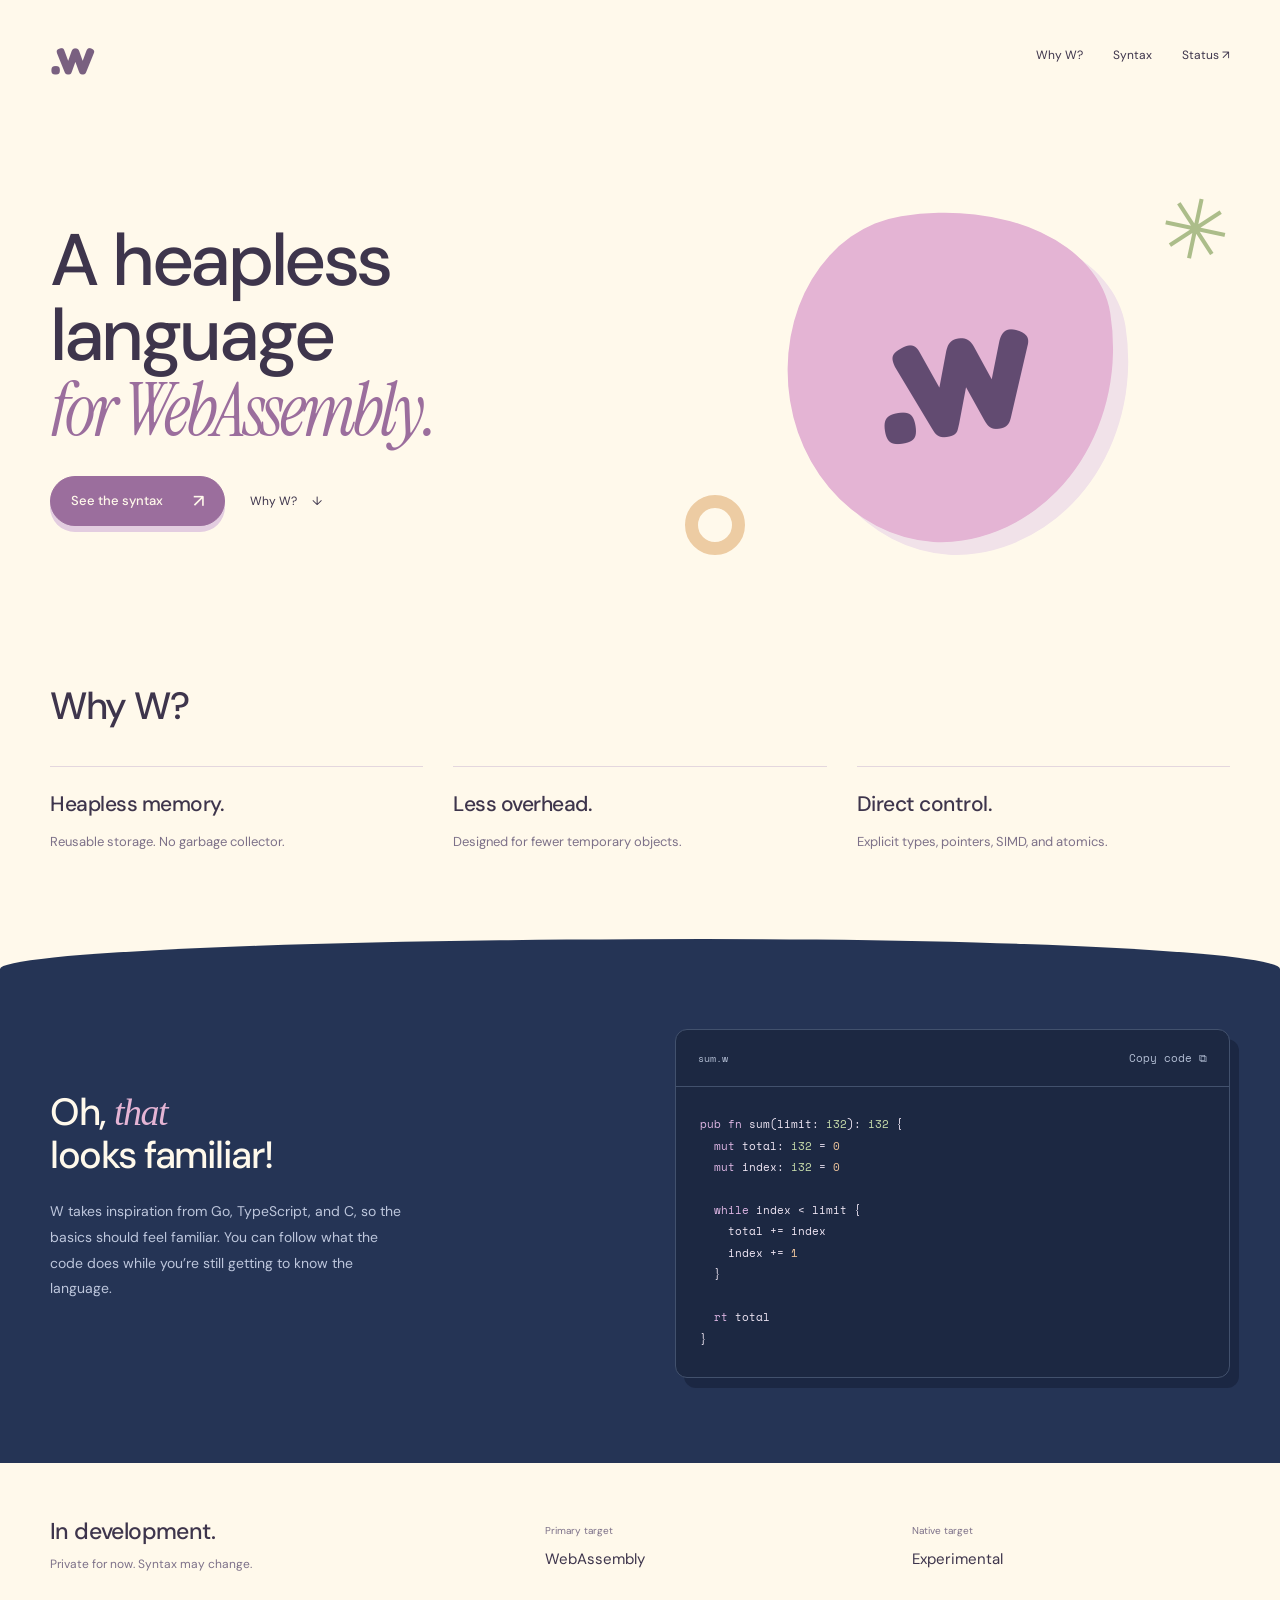
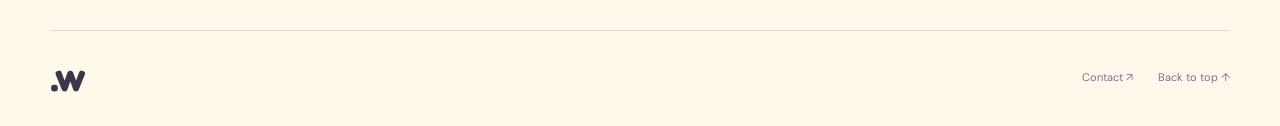
<file: index.html>
<!doctype html><html lang="en"><head><meta charset="UTF-8"><meta name="viewport" content="width=device-width, initial-scale=1"><title>W — Small language. Wonderful possibilities.</title><meta name="description" content="A general-purpose, heapless language for WebAssembly. Familiar syntax, reusable storage, and direct control."><meta name="theme-color" content="#fff9eb"><link rel="icon" type="image/svg+xml" href="/explore/icons/lucent.svg"><link rel="stylesheet" href="/explore/base.css"><link rel="stylesheet" href="/explore/lucent.css"></head><body><header class="header wrap" id="top"><a class="wm" href="/" aria-label="W home">.w</a><nav aria-label="Main navigation"><a href="#ideas">Why W?</a><a href="#syntax">Syntax</a><a href="#status">Status ↗</a></nav></header><main><section class="hero wrap split"><div><h1>A heapless language<br><em>for WebAssembly.</em></h1><div class="actions"><a class="button" href="#syntax">See the syntax <span>↗</span></a><a class="quiet-link" href="#ideas">Why W? <span>↓</span></a></div></div><div class="lucent-art" aria-label="W wordmark in an organic pink shape"><div class="bloom"><span class="wm">.w</span></div><span class="bloom-star" aria-hidden="true">✳</span><span class="small-orbit" aria-hidden="true"></span></div></section><section class="wrap section lucent-why" id="ideas"><h2>Why W?</h2><div class="feature-grid"><article><h3>Heapless memory.</h3><p>Reusable storage. No garbage collector.</p></article><article><h3>Less overhead.</h3><p>Designed for fewer temporary objects.</p></article><article><h3>Direct control.</h3><p>Explicit types, pointers, SIMD, and atomics.</p></article></div></section><section class="navy-syntax"><div class="wrap section split"><div class="syntax-intro"><h2>Oh, <em>that</em><br>looks familiar!</h2><p>W takes inspiration from Go, TypeScript, and C, so the basics should feel familiar. You can follow what the code does while you’re still getting to know the language.</p></div><div class="code" id="syntax"><div class="code-head"><span>sum.w</span><button class="copy" aria-label="Copy example code" aria-live="polite">Copy code ⧉</button></div><pre><code class="source"><span class="kw">pub</span> <span class="kw">fn</span> sum(limit: <span class="type">i32</span>): <span class="type">i32</span> {
  <span class="kw">mut</span> total: <span class="type">i32</span> = <span class="num">0</span>
  <span class="kw">mut</span> index: <span class="type">i32</span> = <span class="num">0</span>

  <span class="kw">while</span> index &lt; limit {
    total += index
    index += <span class="num">1</span>
  }

  <span class="kw">rt</span> total
}</code></pre><p class="copy-status" role="status" aria-live="polite"></p></div></div></section><section class="status wrap" id="status"><div><h2>In development.</h2><p>Private for now. Syntax may change.</p></div><dl><dt>Primary target</dt><dd>WebAssembly</dd></dl><dl><dt>Native target</dt><dd>Experimental</dd></dl></section></main><footer class="footer wrap"><a class="wm" href="#top" aria-label="Back to top">.w</a><nav aria-label="Footer"><a href="mailto:contact@w-lang.org">Contact ↗</a><a href="#top">Back to top ↑</a></nav></footer><script src="/explore/interactions.js"></script></body></html>
</file>
<file: explore/base.css>
@import url('/explore/fonts.css');@font-face{font-family:DM;font-weight:400;font-display:swap;src:url(/assets/font-0.ttf)}@font-face{font-family:DM;font-weight:500;font-display:swap;src:url(/assets/font-1.ttf)}@font-face{font-family:DM;font-weight:600;font-display:swap;src:url(/assets/font-2.ttf)}@font-face{font-family:Fredoka;font-weight:600;font-display:swap;src:url(/assets/font-4.ttf)}@font-face{font-family:Mono;font-weight:400;font-display:swap;src:url(/assets/font-5.ttf)}*{box-sizing:border-box}html{scroll-behavior:smooth;scroll-padding-top:30px}body{margin:0;background:var(--bg);color:var(--ink);font-family:var(--body,DM),Arial,sans-serif;-webkit-font-smoothing:antialiased}a{color:inherit;text-decoration:none}button{font:inherit;color:inherit;cursor:pointer}a:focus-visible,button:focus-visible{outline:3px solid var(--accent);outline-offset:5px}.wrap{width:min(1180px,calc(100% - 88px));margin:auto}.wm{font:600 52px/1 Fredoka,sans-serif;letter-spacing:-4px}h1,h2,h3,p{margin-top:0}h1,h2,h3{font-family:var(--display,'Space Grotesk'),DM,sans-serif}h1{font-size:clamp(54px,5.7vw,82px);line-height:1.025;letter-spacing:-3.5px;font-weight:500;margin-bottom:25px}h2{font-size:38px;line-height:1.13;letter-spacing:-1.5px;font-weight:500;margin-bottom:22px}h3{font-size:21px;line-height:1.25;letter-spacing:-.5px;font-weight:500;margin-bottom:13px}p{line-height:1.85}.intro{font-size:16px;color:var(--muted);max-width:420px}.label{font:10px/1.7 Mono,monospace;letter-spacing:.65px;color:var(--muted)}.header{display:flex;align-items:center;justify-content:space-between;gap:30px;min-height:100px}.header nav{display:flex;align-items:center;gap:30px;font-size:12px}.header nav a:hover{color:var(--accent)}.button{display:inline-flex;align-items:center;justify-content:space-between;gap:30px;background:var(--accent);color:var(--onaccent,var(--bg));padding:15px 20px;font-size:13px;font-weight:500;border:1px solid var(--accent);border-radius:var(--radius,5px);transition:transform .2s}.button:hover{transform:translateY(-2px)}.button span{font-size:18px;line-height:1}.actions{display:flex;align-items:center;gap:25px;margin-top:27px}.quiet-link{font-size:12px;display:inline-flex;align-items:center;gap:15px}.quiet-link:hover{color:var(--accent)}.section{padding-top:78px;padding-bottom:80px}.hero{padding-top:55px;padding-bottom:65px}.split{display:grid;grid-template-columns:1fr 1fr;gap:70px;align-items:center}.feature-grid{display:grid;grid-template-columns:repeat(3,1fr);gap:30px}.feature-grid p,.feature-rows p{font-size:13px;color:var(--muted);margin-bottom:0}.feature-rows article{display:grid;grid-template-columns:.7fr 1fr;gap:35px;border-top:1px solid var(--line);padding:24px 0}.feature-rows h3{margin-bottom:0}.code{min-width:0;border:1px solid var(--code-line,var(--line));background:var(--code-bg,var(--soft));color:var(--code-ink,var(--ink));border-radius:var(--code-radius,8px);overflow:hidden}.code-head{display:flex;justify-content:space-between;gap:20px;align-items:center;padding:17px 22px;border-bottom:1px solid var(--code-line,var(--line));font:10px Mono,monospace;color:var(--code-muted,var(--muted))}.copy{border:0;background:none;color:inherit;font-size:11px;padding:3px 0}.copy:hover{color:var(--code-ink,var(--ink))}pre{margin:0;padding:27px 24px;font:11px/1.95 Mono,monospace;overflow:auto}code{font-family:inherit}.kw{color:var(--kw,var(--accent))}.type{color:var(--type,#65846c)}.num{color:var(--num,#c78855)}.copy-status{margin:0;font-size:11px;color:var(--code-muted,var(--muted))}.copy-status:not(:empty){padding:11px 22px;border-top:1px solid var(--code-line,var(--line))}.syntax-intro p{font-size:14px;color:var(--muted);max-width:360px}.syntax-intro em{font-family:Georgia,serif;font-weight:400}.status{display:grid;grid-template-columns:1.4fr 1fr 1fr;align-items:center;gap:50px;padding-top:40px;padding-bottom:42px;border-top:1px solid var(--line)}.status h2{font-size:23px;letter-spacing:-.6px;margin-bottom:9px}.status p{font-size:12px;color:var(--muted);margin:0}.status dl{margin:0}.status dt{font-size:10px;color:var(--muted);margin-bottom:12px}.status dd{margin:0;font-size:15px}.footer{display:flex;align-items:center;justify-content:space-between;gap:25px;padding:25px 0 29px;border-top:1px solid var(--line)}.footer .wm{font-size:41px;letter-spacing:-3px}.footer nav{display:flex;gap:25px;font-size:11px;color:var(--muted)}.switcher{display:flex;justify-content:space-between;align-items:center;gap:20px;padding:16px 0 24px;border-top:1px solid var(--line);font:9px/1.8 Mono,monospace;color:var(--muted)}.switcher>div{display:flex;gap:22px}.art{position:relative;min-width:0}.art .wm{font-size:190px;letter-spacing:-15px}.target-flow{display:flex;gap:14px;align-items:center}.target-flow>span{font-size:12px;border:1px solid var(--line);padding:14px 18px;background:var(--soft)}.target-flow>i{font-size:18px;font-style:normal;color:var(--muted)}.facts{margin:0}.facts>div{border-top:1px solid var(--line);padding:16px 0;display:flex;justify-content:space-between;gap:25px}.facts dt{font-size:11px;color:var(--muted)}.facts dd{font-size:13px;margin:0}.brief-note{font-size:11px;color:var(--muted);margin-top:22px}.check-list{list-style:none;margin:23px 0 0;padding:0}.check-list li{font-size:13px;margin:13px 0;display:flex;align-items:center;gap:12px}.check-list li:before{content:'✓';color:var(--accent);font-weight:600}.center{text-align:center}.center .intro{margin-left:auto;margin-right:auto}.center .actions{justify-content:center}.center .label{justify-content:center}::selection{background:var(--accent);color:var(--onaccent,var(--bg))}@media(max-width:1100px){.wrap{width:calc(100% - 64px)}.split{gap:42px}h1{font-size:62px;letter-spacing:-2.8px}h2{font-size:34px}.intro{font-size:15px}pre{font-size:10px;padding:24px 20px}.feature-grid{gap:24px}.feature-grid h3{font-size:19px}.feature-grid p{font-size:12px}.status{gap:30px}}@media(max-width:760px){.wrap{width:calc(100% - 40px)}.header{min-height:86px}.header .wm{font-size:46px}.header nav{gap:21px;font-size:11px}.hero{padding-top:40px;padding-bottom:48px}h1{font-size:58px;letter-spacing:-2.8px}h2{font-size:35px}.intro{font-size:15px}.split{grid-template-columns:1fr;gap:32px}.section{padding-top:55px;padding-bottom:58px}.feature-grid{grid-template-columns:1fr;gap:26px}.feature-grid h3{font-size:23px}.feature-grid p{font-size:14px}.feature-rows article{grid-template-columns:1fr;gap:12px;padding:22px 0}.syntax-intro p{font-size:14px;max-width:450px}.code-head{padding:16px 20px}pre{font-size:10px;padding:24px 20px}.status{grid-template-columns:1fr 1fr;gap:28px;padding:33px 0}.status>div{grid-column:1/-1}.status h2{font-size:25px}.status dl{padding-top:18px;border-top:1px solid var(--line)}.footer{gap:20px}.footer nav{gap:20px;font-size:10px}.switcher{font-size:8px;flex-wrap:wrap;gap:12px}.switcher>div{gap:17px}.target-flow{gap:10px;flex-wrap:wrap}.target-flow>span{font-size:11px;padding:12px 15px}.actions{gap:24px}.button{font-size:12px}.quiet-link{font-size:12px}.facts dt{font-size:11px}.facts dd{font-size:12px}}@media(max-width:400px){.wrap{width:calc(100% - 36px)}h1{font-size:52px;letter-spacing:-2.4px}.header nav{gap:17px;font-size:11px}.button{padding:14px 17px;gap:24px}.actions{gap:22px}pre{font-size:9px;padding:22px 18px}}@media(prefers-reduced-motion:reduce){html{scroll-behavior:auto}*{animation:none!important;transition:none!important}}
</file>
<file: explore/lucent.css>
:root{--bg:#fff9eb;--ink:#3e354c;--muted:#7d7189;--accent:#9b6e9d;--onaccent:#fff9eb;--soft:#f6eaf3;--line:#e4d7de;--display:DM;--radius:30px;--code-bg:#1c2842;--code-ink:#f0e7f5;--code-muted:#b3bed4;--code-line:#42516d;--kw:#e0b8e6;--type:#c7dcab;--num:#edc49c}.header{min-height:110px}.header .wm{color:#796080}.hero h1{font-size:73px;letter-spacing:-3.4px}.hero h1 em{font-family:'Instrument Serif',Georgia,serif;font-weight:400;color:#9b6e9d;line-height:.96}.hero .button{box-shadow:0 6px 0 #e3cde0}.lucent-art{height:420px;position:relative;display:grid;place-items:center}.bloom{height:330px;width:330px;border-radius:42% 58% 55% 45% / 50% 39% 61% 50%;background:#e4b4d4;display:grid;place-items:center;transform:rotate(-9deg);box-shadow:13px 15px 0 #f1e2e9}.bloom .wm{font-size:190px;letter-spacing:-15px;color:#624b71;transform:translate(-7px,-12px)}.bloom-star{position:absolute;right:0;top:25px;font-size:83px;line-height:1;color:#acbd8a;transform:rotate(12deg)}.small-orbit{position:absolute;left:10px;bottom:30px;height:60px;width:60px;border:13px solid #edcca3;border-radius:50%}.lucent-why{padding-top:35px;padding-bottom:85px}.lucent-why h2{margin-bottom:38px}.lucent-why article{border-top:1px solid var(--line);padding-top:24px}.navy-syntax{background:#253455;color:#fff9eb;border-radius:55% 45% 0 0 / 30px 30px 0 0}.navy-syntax .section{padding-top:90px;padding-bottom:85px}.navy-syntax .syntax-intro p{color:#bdc6dc}.navy-syntax .syntax-intro em{color:#e4b4d4}.code{border-radius:12px;box-shadow:9px 10px 0 #1b2743}.status{padding-top:55px;padding-bottom:55px;border-top:0}@media(max-width:1100px){.hero h1{font-size:61px}.lucent-art{height:360px}.bloom{height:285px;width:285px}.bloom .wm{font-size:163px}.bloom-star{font-size:64px}.small-orbit{left:0;bottom:18px}.split{gap:45px}}@media(max-width:760px){.hero h1{font-size:65px}.lucent-art{height:330px;max-width:370px;width:100%;margin:auto}.bloom{height:290px;width:290px}.bloom-star{right:0;top:0}.small-orbit{bottom:10px}.lucent-why{padding-top:15px;padding-bottom:60px}.navy-syntax .section{padding-top:65px;padding-bottom:60px}.hero{gap:35px}.code{box-shadow:5px 6px 0 #1b2743}}@media(max-width:400px){.hero h1{font-size:58px}.bloom{height:260px;width:260px}.bloom .wm{font-size:153px}.lucent-art{height:295px}.bloom-star{font-size:56px}}
</file>
